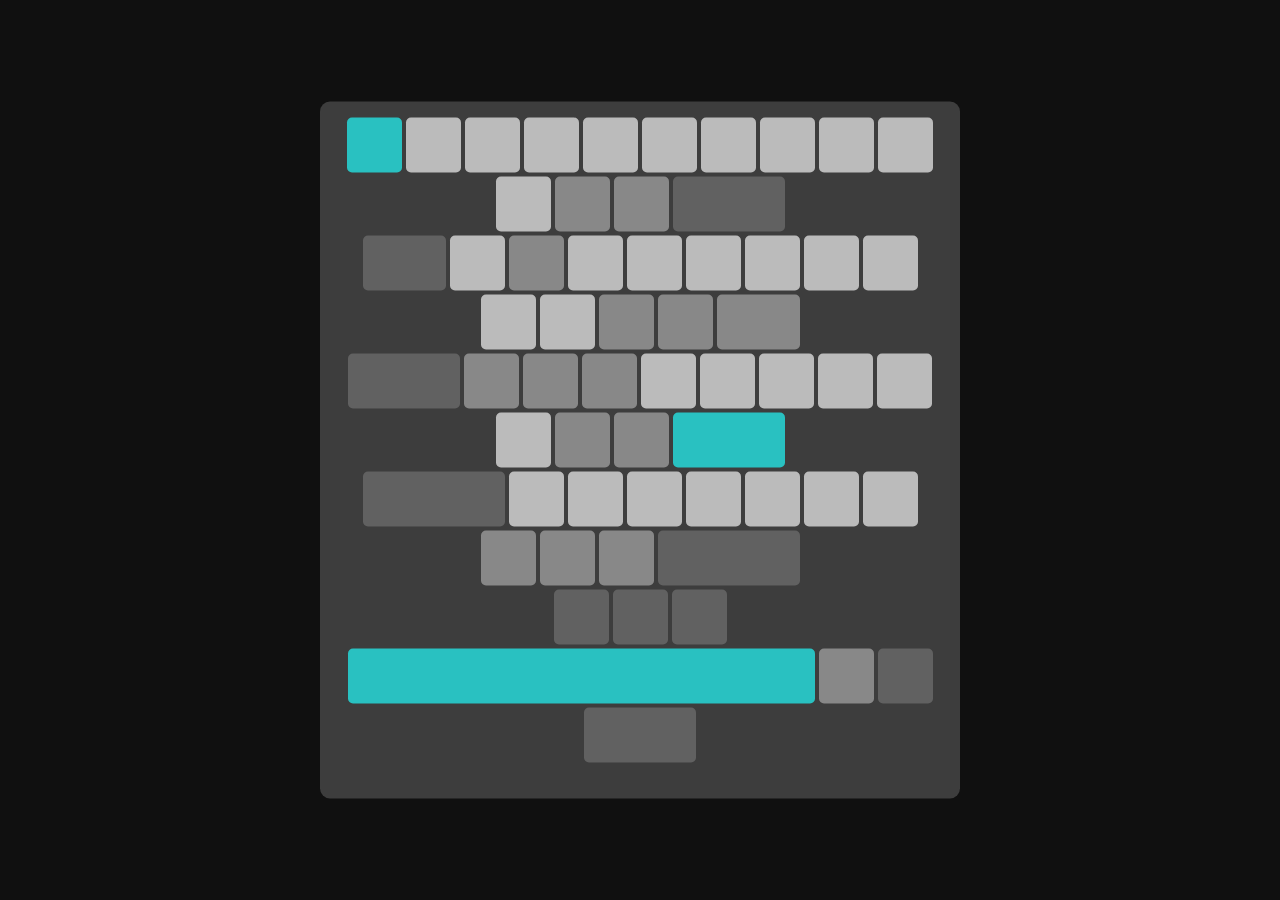
<file: keyboard/index.html>
<!DOCTYPE html>
<html lang="en">

<head class="miscellaneou">
   <meta charset="UTF-8">
   <meta http-equiv="X-UA-Compatible" content="IE=edge">
   <meta name="viewport" content="width=device-width, initial-scale=1.0">
   <title>Keyboard</title>
</head>

<body class="container">
   <div class="keyboard">
      <div class="row">
         <button id="Escape" class="accent"></button>
         <button id="Digit1" class="primary"></button>
         <button id="Digit2" class="primary"></button>
         <button id="Digit3" class="primary"></button>
         <button id="Digit4" class="primary"></button>
         <button id="Digit5" class="primary"></button>
         <button id="Digit6" class="primary"></button>
         <button id="Digit7" class="primary"></button>
         <button id="Digit8" class="primary"></button>
         <button id="Digit9" class="primary"></button>
         <button id="Digit0" class="primary"></button>
         <button id="Minus" class="secondary"></button>
         <button id="Equal" class="secondary"></button>
         <button id="Backspace" class="medium highlight"></button>
      </div>
      <div class="row">
         <button id="Tab" class="small highlight"></button>
         <button id="KeyQ" class="primary"></button>
         <button id="KeyW" class="secondary"></button>
         <button id="KeyE" class="primary"></button>
         <button id="KeyR" class="primary"></button>
         <button id="KeyT" class="primary"></button>
         <button id="KeyY" class="primary"></button>
         <button id="KeyU" class="primary"></button>
         <button id="KeyI" class="primary"></button>
         <button id="KeyO" class="primary"></button>
         <button id="KeyP" class="primary"></button>
         <button id="BracketLeft" class="secondary"></button>
         <button id="BracketRight" class="secondary"></button>
         <button id="Backslash" class="small secondary"></button>
      </div>
      <div class="row">
         <button id="CapsLock" class="medium highlight"></button>
         <button id="KeyA" class="secondary"></button>
         <button id="KeyS" class="secondary"></button>
         <button id="KeyD" class="secondary"></button>
         <button id="KeyF" class="primary"></button>
         <button id="KeyG" class="primary"></button>
         <button id="KeyH" class="primary"></button>
         <button id="KeyJ" class="primary"></button>
         <button id="KeyK" class="primary"></button>
         <button id="KeyL" class="primary"></button>
         <button id="Semicolon" class="secondary"></button>
         <button id="Quote" class="secondary"></button>
         <button id="Enter" class="medium accent"></button>
      </div>
      <div class="row">
         <button id="ShiftLeft" class="large highlight"></button>
         <button id="KeyZ" class="primary"></button>
         <button id="KeyX" class="primary"></button>
         <button id="KeyC" class="primary"></button>
         <button id="KeyV" class="primary"></button>
         <button id="KeyB" class="primary"></button>
         <button id="KeyN" class="primary"></button>
         <button id="KeyM" class="primary"></button>
         <button id="Comma" class="secondary"></button>
         <button id="Period" class="secondary"></button>
         <button id="Slash" class="secondary"></button>
         <button id="ShiftRight" class="large highlight"></button>
      </div>
      <div class="row">
         <button id="ControlLeft" class="highlight"></button>
         <button id="MetaLeft" class="highlight"></button>
         <button id="AltLeft" class="highlight"></button>
         <button id="Space" class="massive accent"></button>
         <button id="Backquote" class="secondary"></button>
         <button id="AltRight" class="highlight"></button>
         <button id="ControlRight" class="medium highlight"></button>
      </div>
   </div>
   <link rel="stylesheet" href="./index.css">
   <script src="./index.js"></script>
</body>
</file>
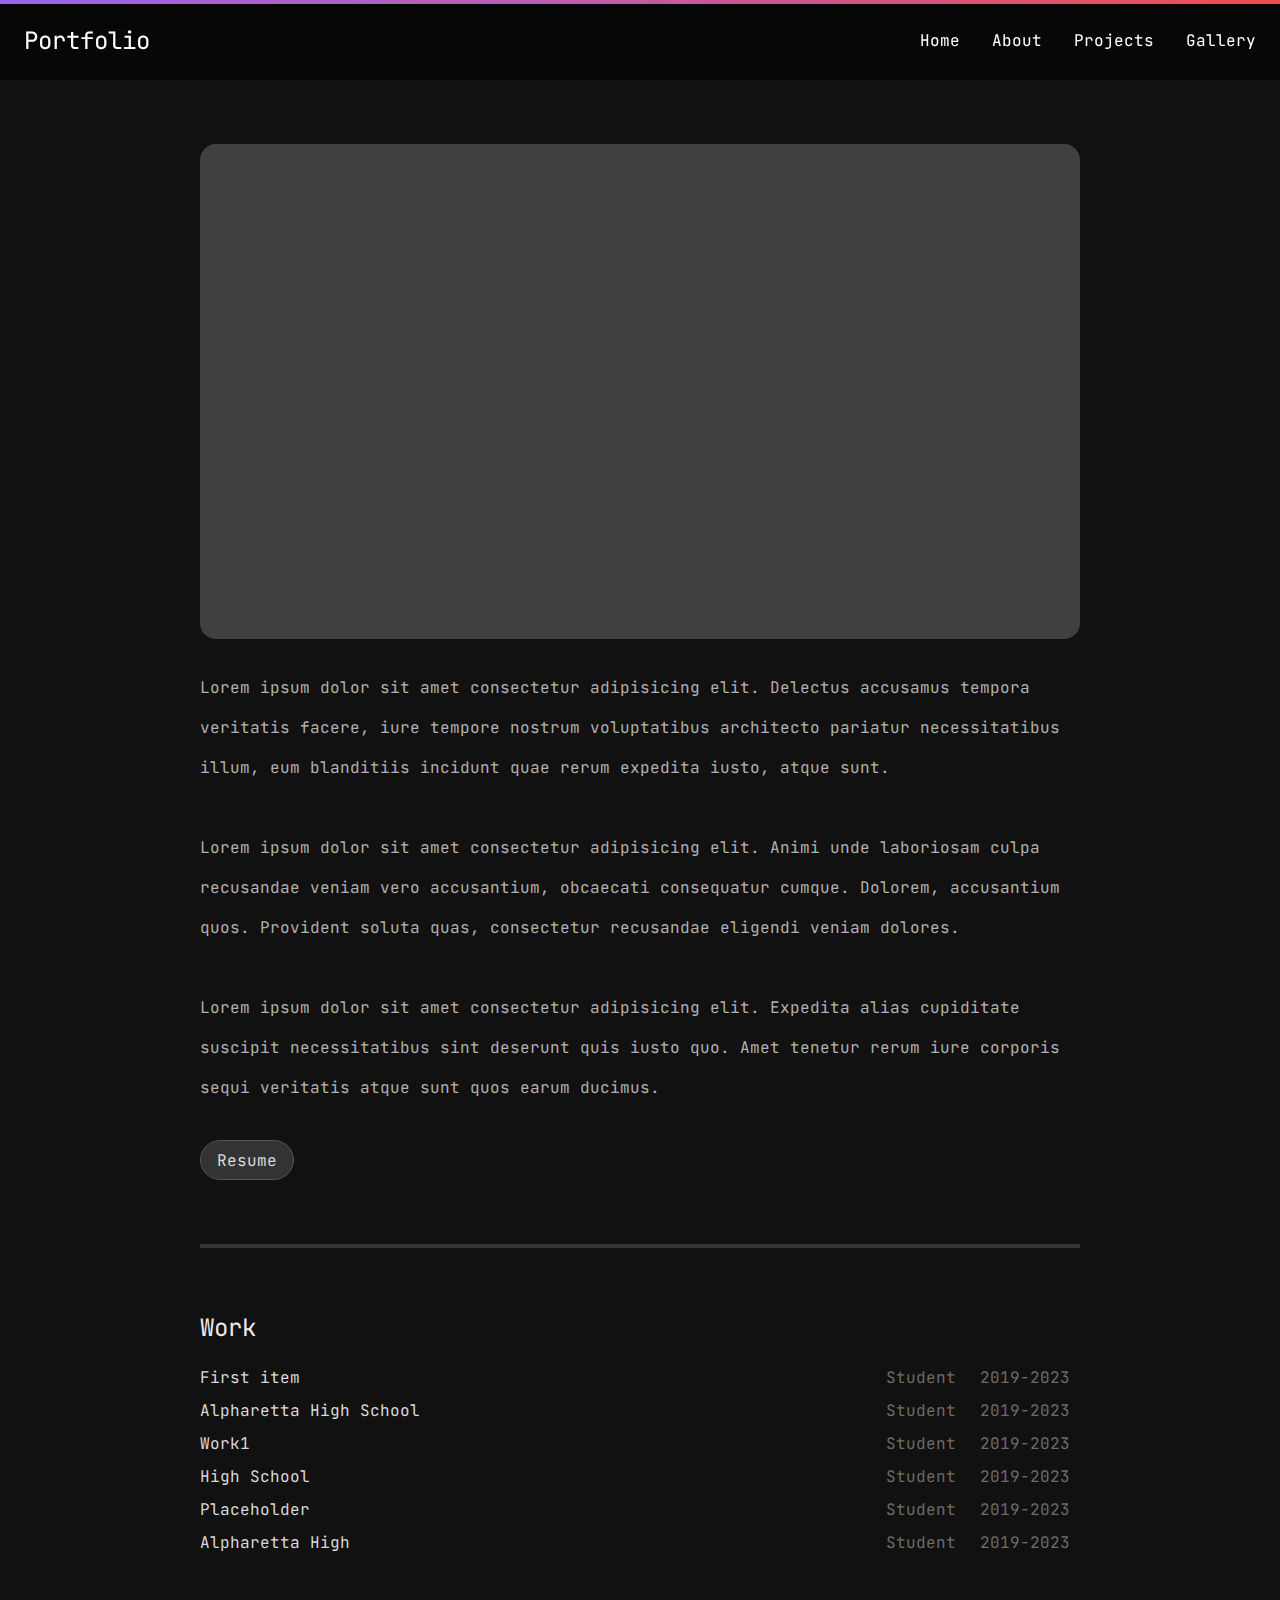
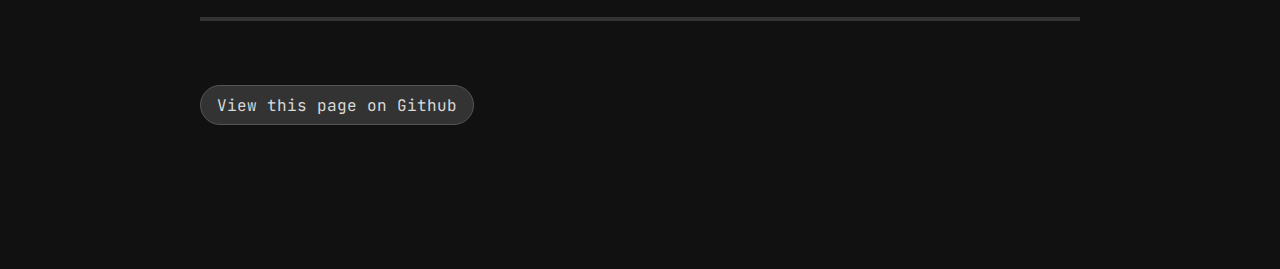
<file: html/about.html>
<!DOCTYPE html>
<html lang="en">

<head>
   <meta charset="UTF-8">
   <meta http-equiv="X-UA-Compatible" content="IE=edge">
   <meta name="viewport" content="width=device-width, initial-scale=1.0">
   <link rel="stylesheet" href="https://unicons.iconscout.com/release/v4.0.0/css/line.css">
   <link rel="stylesheet" href="../css/style.css">
   <title>Portfolio</title>
</head>

<body>
   <header class="header">
      <nav class="nav__wrapper">
         <a href="#" class="nav__logo">Portfolio</a>
         <div class="nav__menu">
            <ul class="nav__list">
               <li class="nav__item"> <a href="./home.html" class="nav__link">Home</a> </li>
               <li class="nav__item"> <a href="./about.html" class="nav__link">About</a> </li>
               <li class="nav__item"> <a href="./projects.html" class="nav__link">Projects</a> </li>
               <li class="nav__item"> <a href="./gallery.html" class="nav__link">Gallery</a> </li>
               <!-- <li class="nav__item"> <a href="./contact.html" class="nav__link">Contact</a> </li> -->
            </ul>
            <i class="uil uil-bars nav__close icon__btn" onclick="openClose()"></i>
         </div>
      </nav>
   </header>
   <main class="main">
      <section class="about section" id="about">
         <div class="about__wrapper mx__auto">
            <div class="image__holder">
               <img src="../img/placeholder.png" alt="" class="image">
            </div>
            <p class="section__description">
               Lorem ipsum dolor sit amet consectetur adipisicing elit. Delectus accusamus tempora veritatis facere,
               iure tempore nostrum voluptatibus architecto pariatur necessitatibus illum, eum blanditiis incidunt
               quae rerum expedita iusto, atque sunt.
               <br><br>
               Lorem ipsum dolor sit amet consectetur adipisicing elit. Animi unde laboriosam culpa recusandae veniam
               vero accusantium, obcaecati consequatur cumque. Dolorem, accusantium quos. Provident soluta quas,
               consectetur recusandae eligendi veniam dolores.
               <br><br>
               Lorem ipsum dolor sit amet consectetur adipisicing elit. Expedita alias cupiditate suscipit
               necessitatibus sint deserunt quis iusto quo. Amet tenetur rerum iure corporis sequi veritatis atque
               sunt quos earum ducimus.
            </p>
            <div class="section__info">
               <a href="../docs/resume.pdf" class="redirect__link">Resume</a>
            </div>
            <div class="divider"></div>
            <span class="section__subtitle">Work</span>
            <div class="work__list">
               <a class="work__item">
                  <span class="work__company">First item</span>
                  <span class="work__spacer"></span>
                  <span class="work__position">Student</span>
                  <span class="work__date">2019-2023</span>
               </a>
               <a class="work__item">
                  <span class="work__company">Alpharetta High School</span>
                  <span class="work__spacer"></span>
                  <span class="work__position">Student</span>
                  <span class="work__date">2019-2023</span>
               </a>
               <a class="work__item">
                  <span class="work__company">Work1</span>
                  <span class="work__spacer"></span>
                  <span class="work__position">Student</span>
                  <span class="work__date">2019-2023</span>
               </a>
               <a class="work__item">
                  <span class="work__company">High School</span>
                  <span class="work__spacer"></span>
                  <span class="work__position">Student</span>
                  <span class="work__date">2019-2023</span>
               </a>
               <a class="work__item">
                  <span class="work__company">Placeholder</span>
                  <span class="work__spacer"></span>
                  <span class="work__position">Student</span>
                  <span class="work__date">2019-2023</span>
               </a>
               <a class="work__item">
                  <span class="work__company">Alpharetta High</span>
                  <span class="work__spacer"></span>
                  <span class="work__position">Student</span>
                  <span class="work__date">2019-2023</span>
               </a>
            </div>
            <div class="divider"></div>
            <a href="https://github.com" class="redirect__link" target="_blank">View this page on Github</a>
         </div>
      </section>
   </main>
   <script src="../js/script.js"></script>
</body>

</html>
</file>
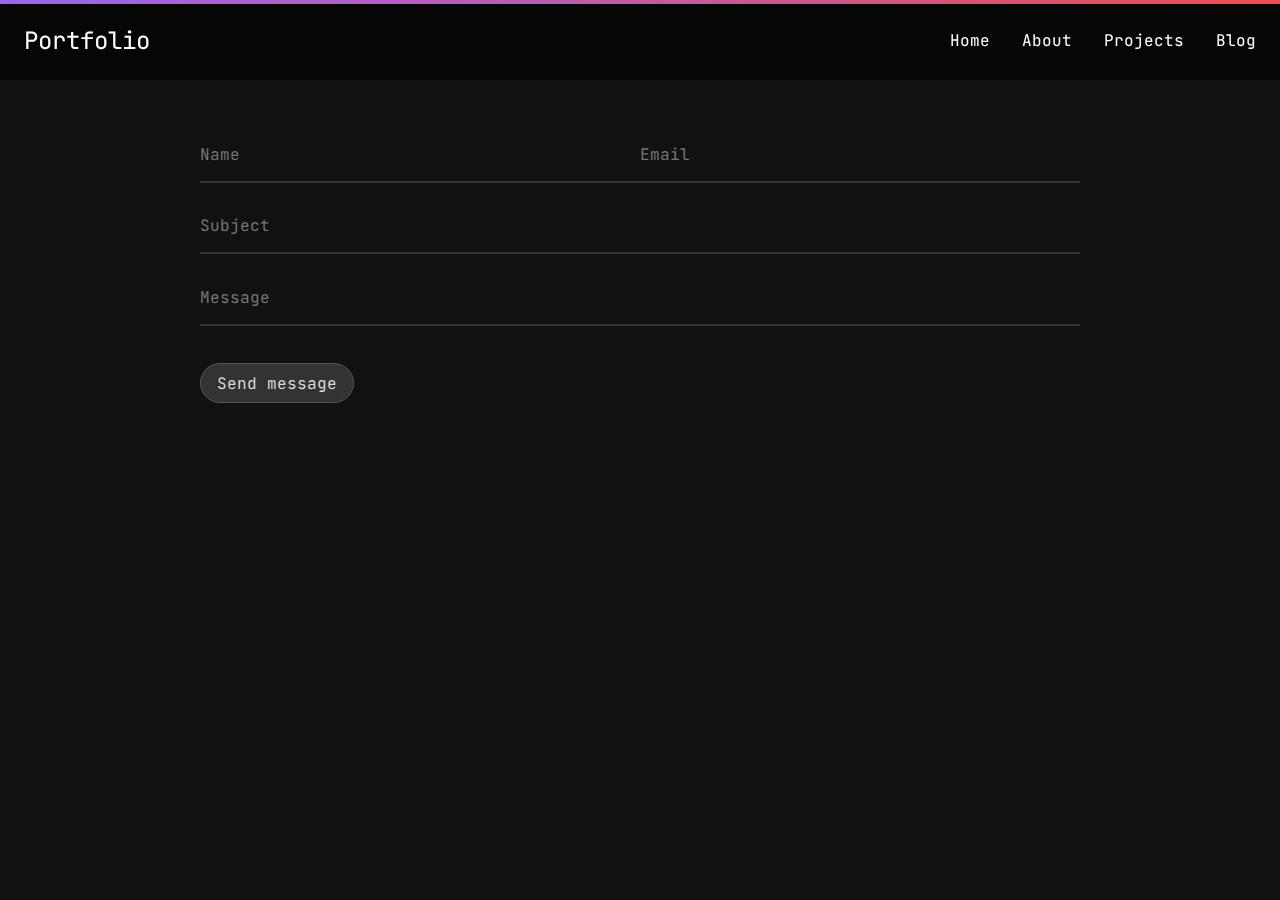
<file: html/contact.html>
<!DOCTYPE html>
<html lang="en">

<head>
   <meta charset="UTF-8">
   <meta http-equiv="X-UA-Compatible" content="IE=edge">
   <meta name="viewport" content="width=device-width, initial-scale=1.0">
   <link rel="stylesheet" href="https://unicons.iconscout.com/release/v4.0.0/css/line.css">
   <link rel="stylesheet" href="../css/style.css">
   <title>Portfolio</title>
</head>

<body>
   <header class="header">
      <nav class="nav__wrapper">
         <a href="#" class="nav__logo">Portfolio</a>
         <div class="nav__menu">
            <ul class="nav__list">
               <li class="nav__item"> <a href="./home.html" class="nav__link">Home</a> </li>
               <li class="nav__item"> <a href="./about.html" class="nav__link">About</a> </li>
               <li class="nav__item"> <a href="./projects.html" class="nav__link">Projects</a> </li>
               <li class="nav__item"> <a href="./blog.html" class="nav__link">Blog</a> </li>
               <!-- <li class="nav__item"> <a href="./contact.html" class="nav__link">Contact</a> </li> -->
            </ul>
            <i class="uil uil-bars nav__close icon__btn" onclick="openClose()"></i>
         </div>
      </nav>
   </header>
   <main class="main">
      <section class="contact section" id="contact">
         <div class="contact__wrapper mx__auto">
            <form action="" method="post" class="contact__form">
               <div class="name">
                  <label for="name"></label>
                  <input type="text" placeholder="Name" name="name" id="name__input" autocomplete="off" required>
               </div>
               <div class="email">
                  <label for="email"></label>
                  <input type="email" placeholder="Email" name="email" id="email__input" autocomplete="off" required>
               </div>
               <div class="subject">
                  <label for="subject"></label>
                  <input type="text" placeholder="Subject" name="subject" id="subject__input" autocomplete="off"
                     required>
               </div>
               <div class="message">
                  <label for="message"></label>
                  <textarea name="message" placeholder="Message" id="message__input" cols="10" rows="1"
                     autocomplete="off"></textarea>
               </div>
               <div class="submit">
                  <a href="#" class="redirect__link">Send message</a>
               </div>
            </form>
         </div>
      </section>
   </main>
   <script src="../js/script.js"></script>
</body>

</html>
</file>
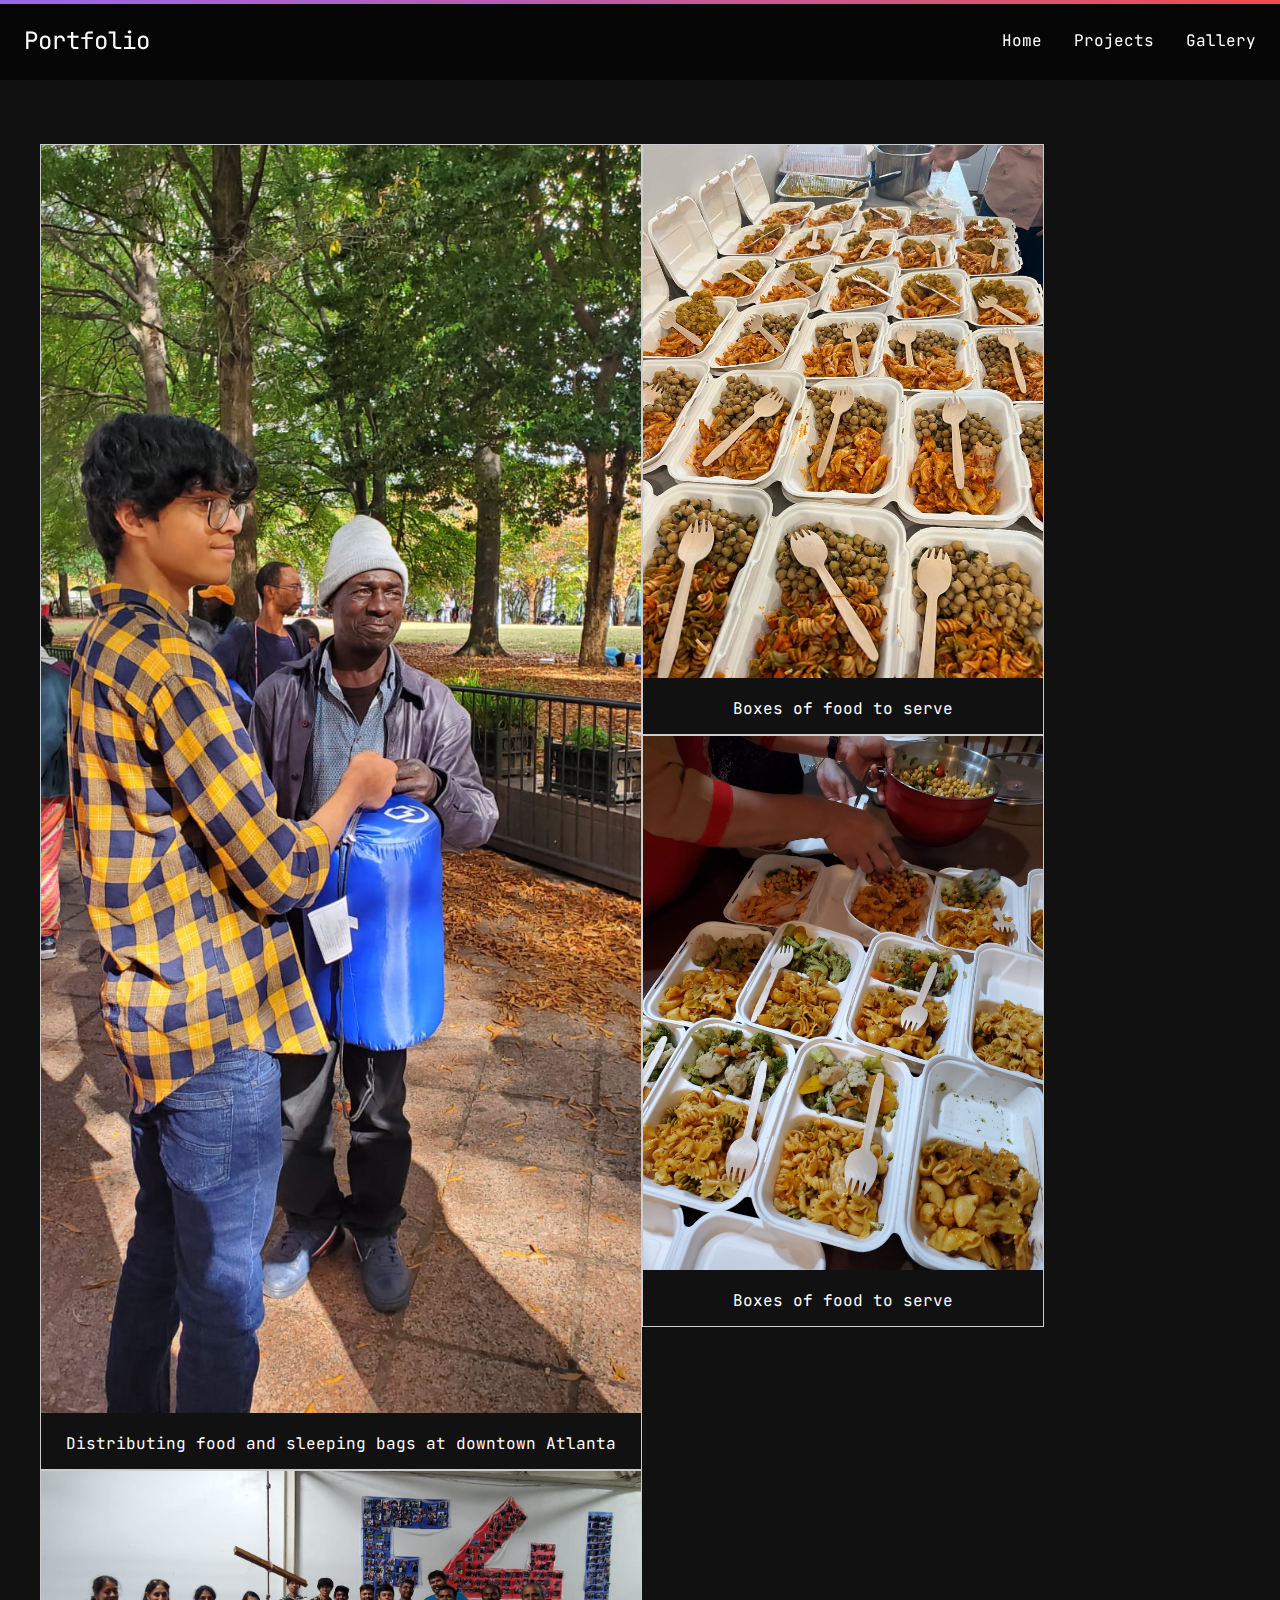
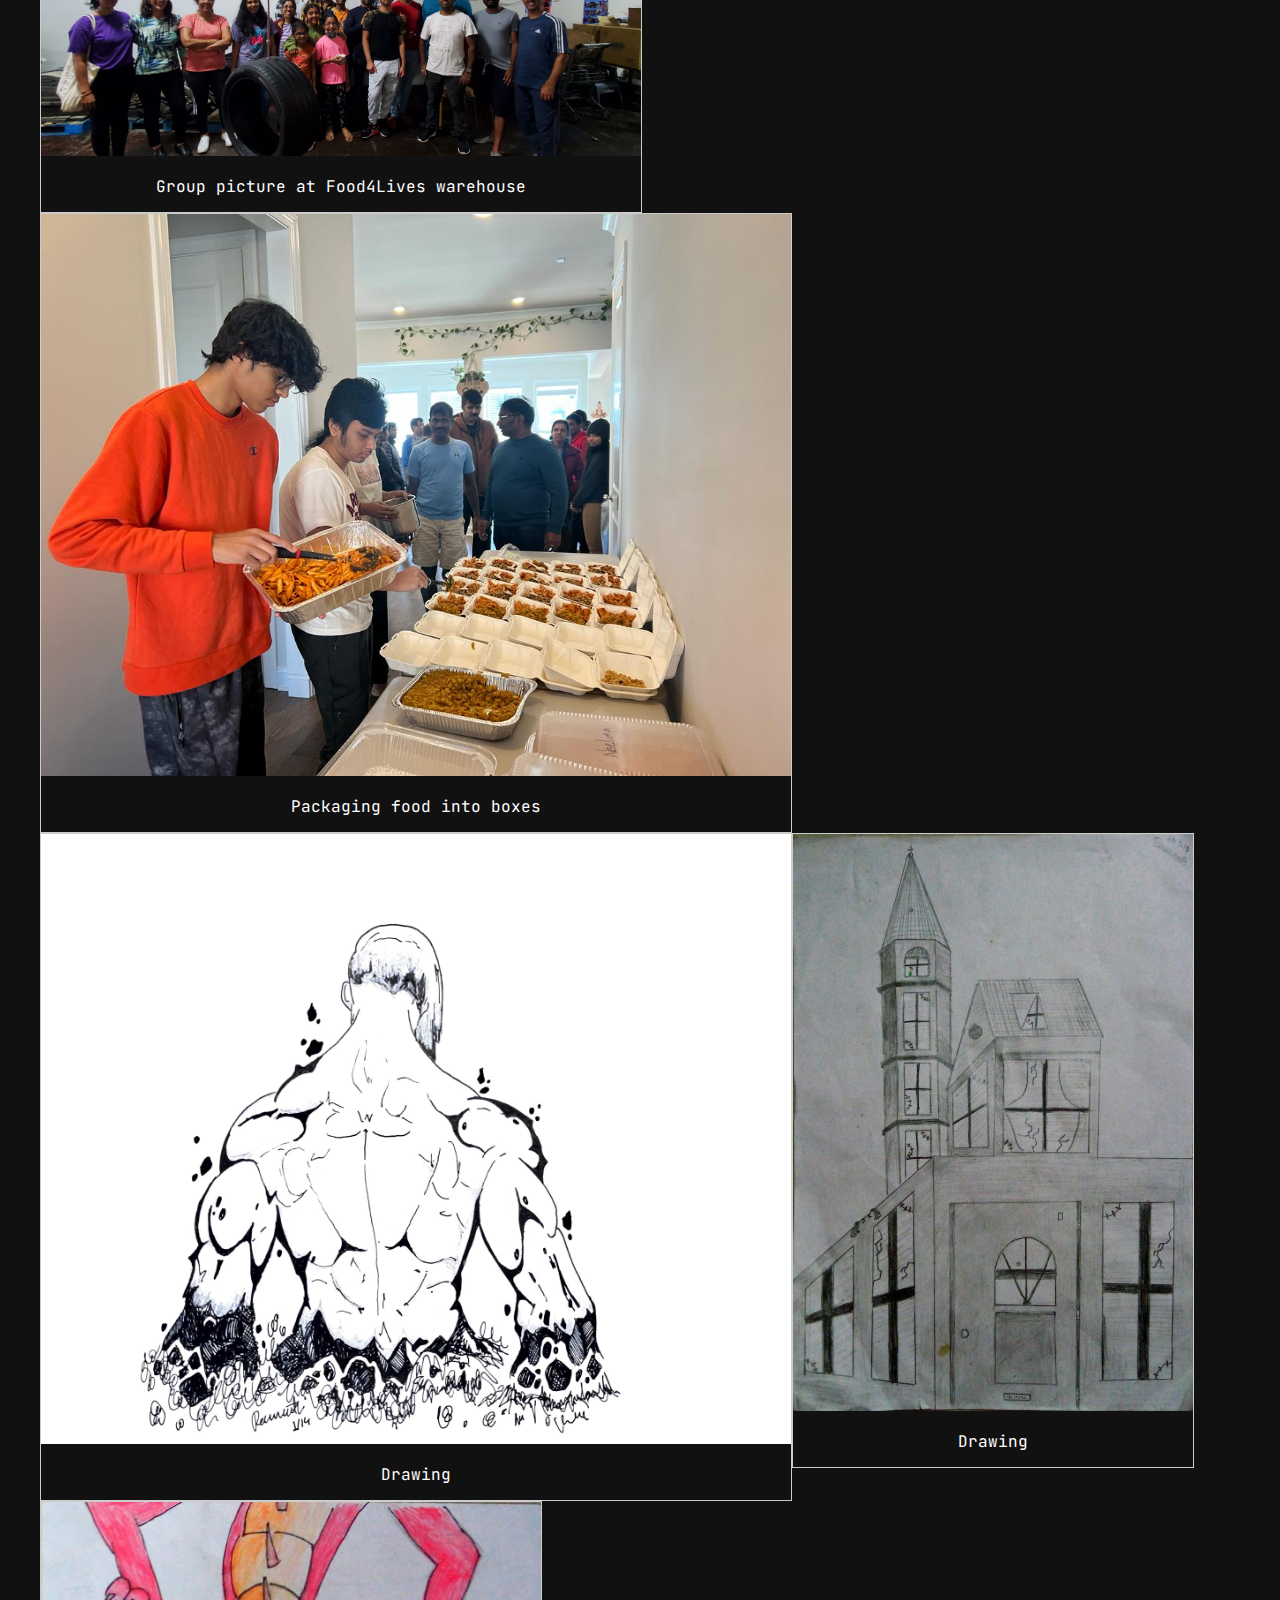
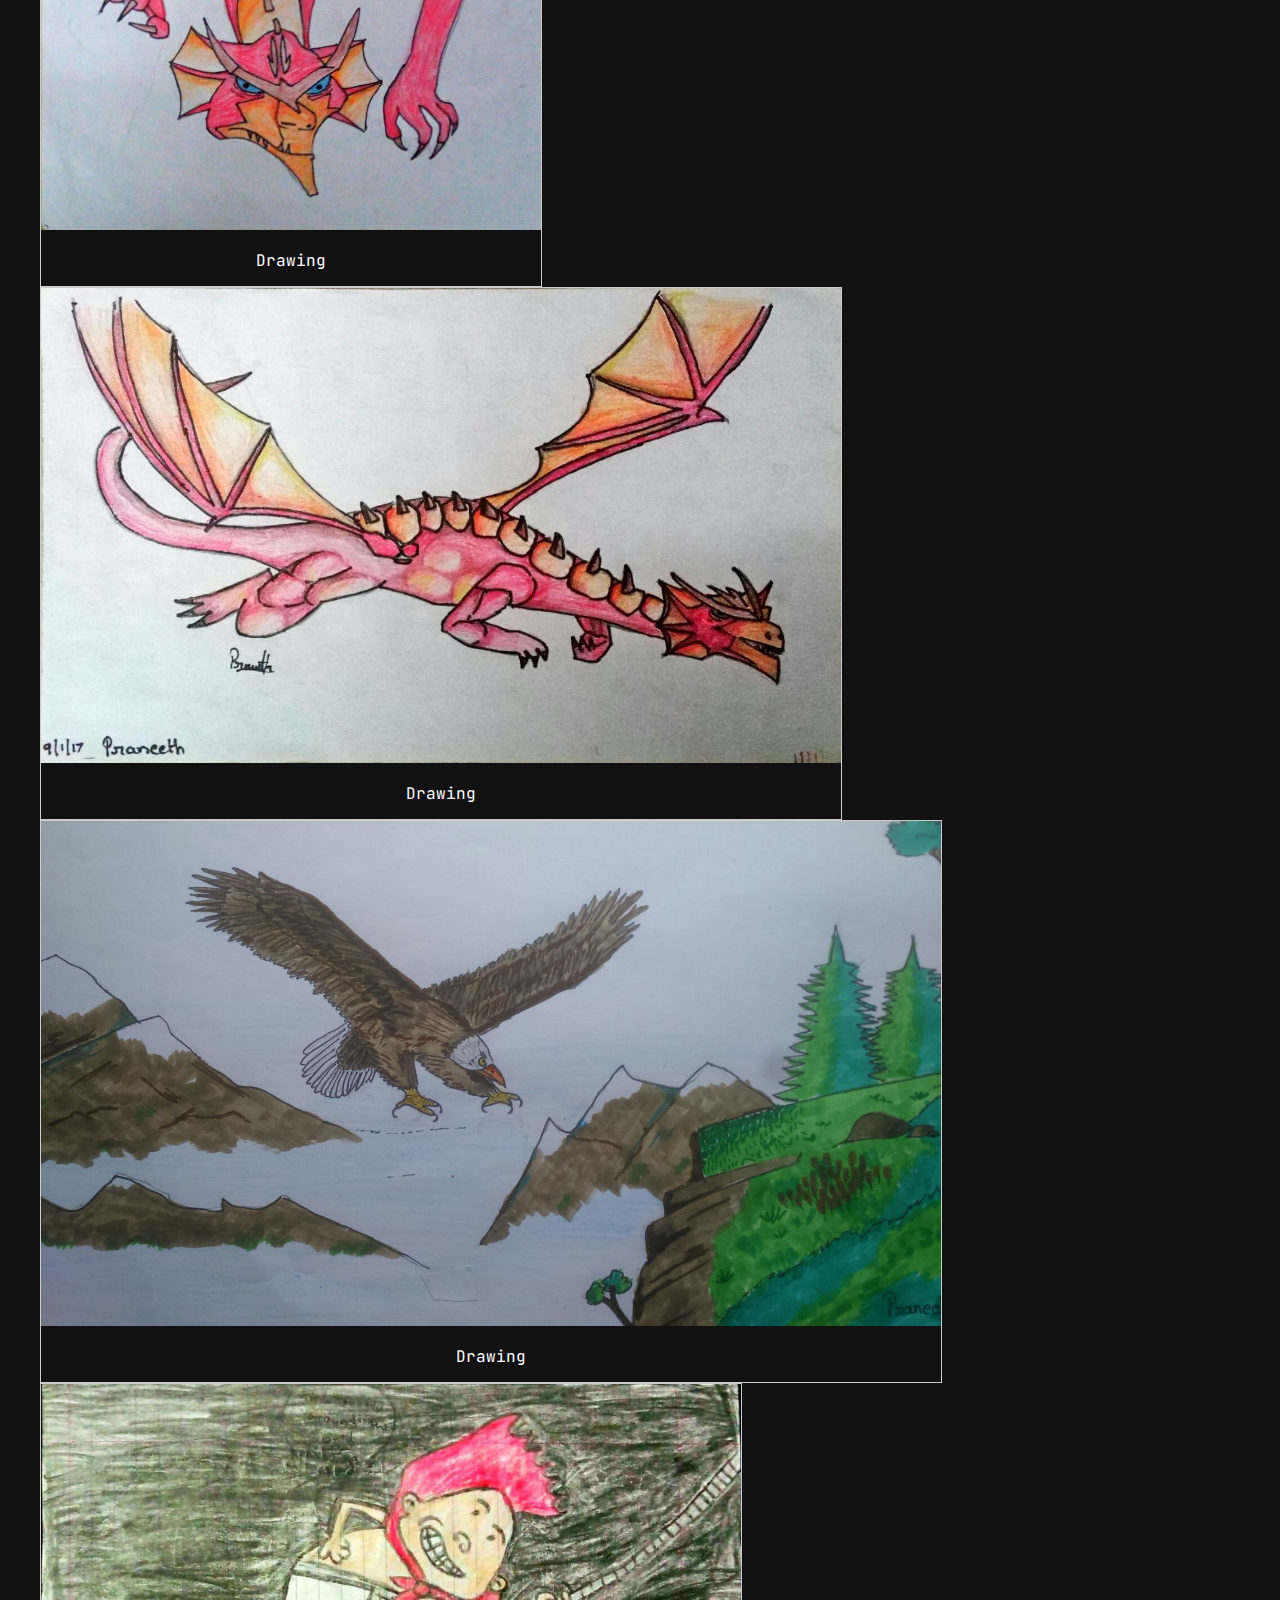
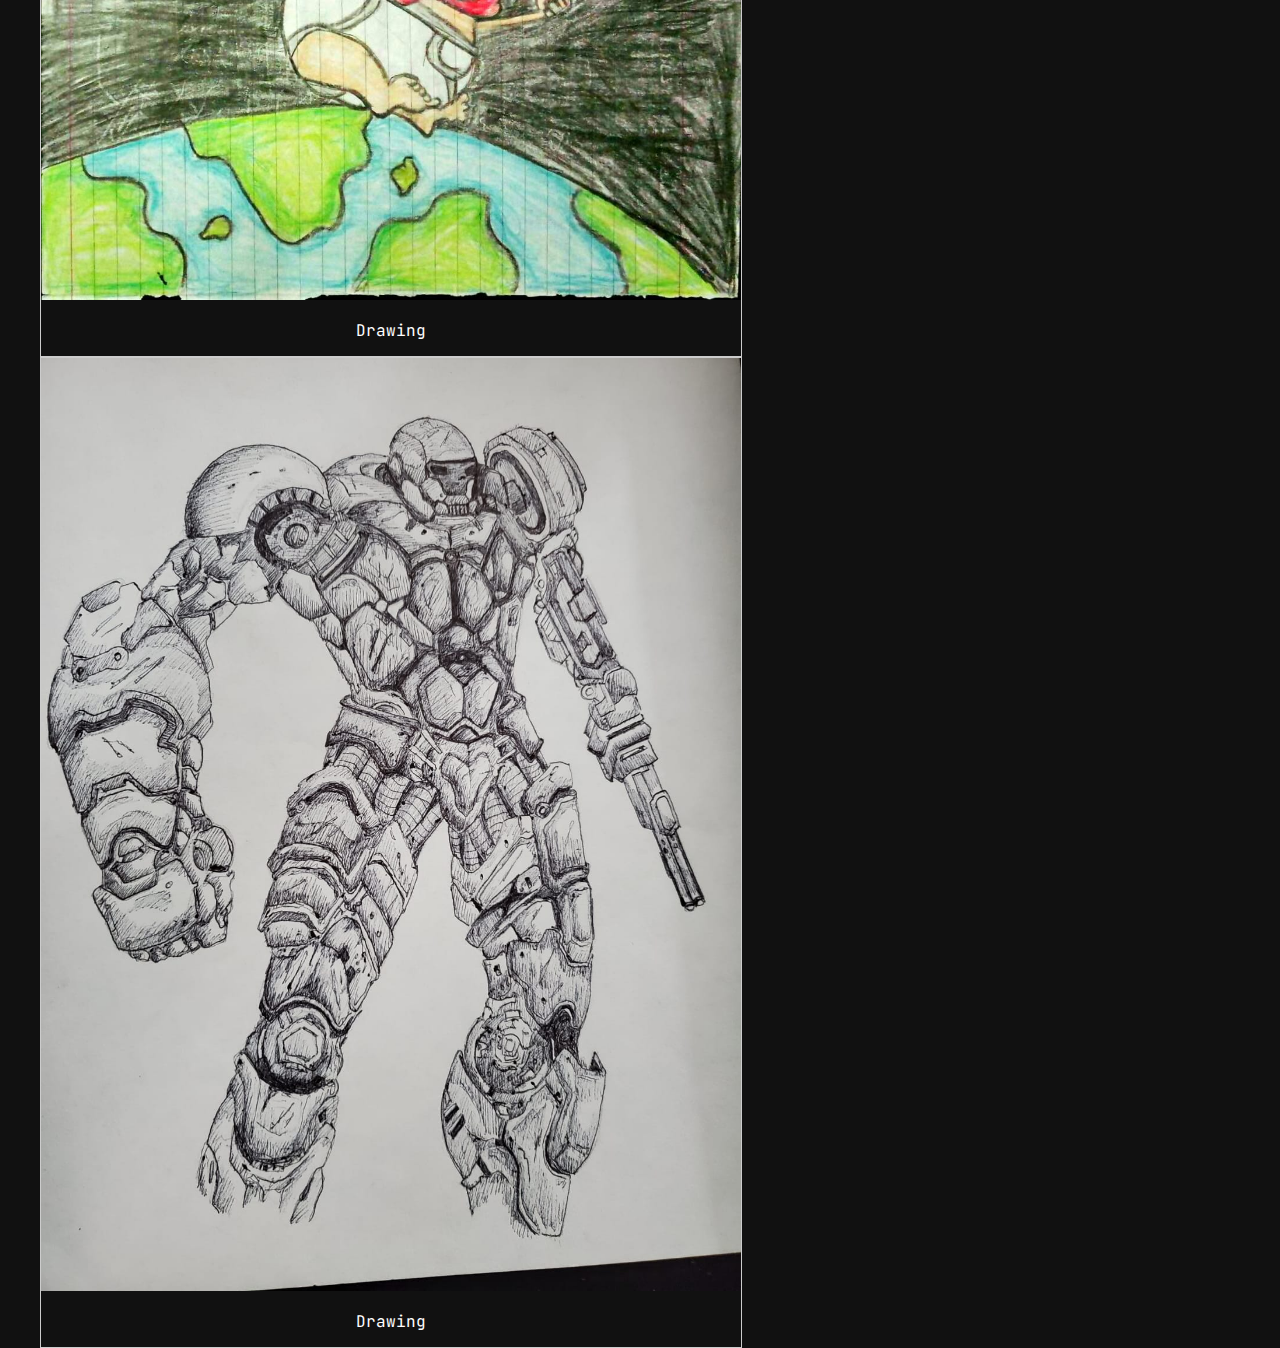
<file: html/gallery.html>
<!DOCTYPE html>
<html lang="en">

<head>
   <meta charset="UTF-8">
   <meta http-equiv="X-UA-Compatible" content="IE=edge">
   <meta name="viewport" content="width=device-width, initial-scale=1.0">
   <link rel="stylesheet" href="https://unicons.iconscout.com/release/v4.0.0/css/line.css">
   <link rel="stylesheet" href="../css/style.css">
   <title>Portfolio</title>
</head>

<body>
   <header class="header">
      <nav class="nav__wrapper">
         <a href="#" class="nav__logo">Portfolio</a>
         <div class="nav__menu">
            <ul class="nav__list">
               <li class="nav__item"> <a href="./home.html" class="nav__link">Home</a> </li>
               <!-- <li class="nav__item"> <a href="./about.html" class="nav__link">About</a> </li> -->
               <li class="nav__item"> <a href="./projects.html" class="nav__link">Projects</a> </li>
               <li class="nav__item"> <a href="./gallery.html" class="nav__link">Gallery</a> </li>
               <!-- <li class="nav__item"> <a href="./contact.html" class="nav__link">Contact</a> </li> -->
            </ul>
            <i class="uil uil-bars nav__close icon__btn" onclick="openClose()"></i>
         </div>
      </nav>
   </header>
   <main class="main">
      <section class="blog section" id="blog">
         <!-- <div class="blog__wrapper"> -->
         <!-- <div class="blog__wrapper">
               <div class="blog__item">
                  <span class="blog__category">Coding</span>
                  <a href="../misc/blog1.html" class="blog__title">Inverse Square Root using JavaScript</a>
                  <p class="blog__description">
                     Analyze a few ways to calculate inverse of a square root and then implement the fastest method
                     in JavaScript
                  </p>
               </div>
               <div class="blog__item">
                  <span class="blog__category">Coding</span>
                  <a href="../misc/blog1.html" class="blog__title">A JavaScript implementation of CactusKev's Poker hand evaluator</a>
                  <p class="blog__description">
                  </p>
               </div>
            </div> -->
         <!-- </div> -->

         <div class="gallery">
            <a target="_blank" href="../img/distribution.jpg">
               <img src="../img/distribution.jpg" alt="pic" width="600">
            </a>
            <div class="desc">Distributing food and sleeping bags at downtown Atlanta</div>
         </div>

         <div class="gallery">
            <a target="_blank" href="../img/food.jpg">
               <img src="../img/food.jpg" alt="pic" width="400">
            </a>
            <div class="desc">Boxes of food to serve</div>
         </div>

         <div class="gallery">
            <a target="_blank" href="../img/more_food.jpg">
               <img src="../img/more_food.jpg" alt="pic" width="400">
            </a>
            <div class="desc">Boxes of food to serve</div>
         </div>

         <div class="gallery">
            <a target="_blank" href="../img/f4l.jpg">
               <img src="../img/f4l.jpg" alt="pic" width="600">
            </a>
            <div class="desc">Group picture at Food4Lives warehouse</div>
         </div>

         <div class="gallery">
            <a target="_blank" href="../img/serve.jpg">
               <img src="../img/serve.jpg" alt="pic" width="750">
            </a>
            <div class="desc">Packaging food into boxes</div>
         </div>






         <div class="gallery">
            <a target="_blank" href="../img/back.jpg">
               <img src="../img/back.jpg" alt="pic" width="750">
            </a>
            <div class="desc">Drawing</div>
         </div>

         <div class="gallery">
            <a target="_blank" href="../img/church.jpg">
               <img src="../img/church.jpg" alt="pic" width="400">
            </a>
            <div class="desc">Drawing</div>
         </div>

         <div class="gallery">
            <a target="_blank" href="../img/dragon.jpg">
               <img src="../img/dragon.jpg" alt="pic" width="500">
            </a>
            <div class="desc">Drawing</div>
         </div>

         <div class="gallery">
            <a target="_blank" href="../img/dragon2.jpg">
               <img src="../img/dragon2.jpg" alt="pic" width="800">
            </a>
            <div class="desc">Drawing</div>
         </div>

         <div class="gallery">
            <a target="_blank" href="../img/eagle.jpg">
               <img src="../img/eagle.jpg" alt="pic" width="900">
            </a>
            <div class="desc">Drawing</div>
         </div>
         
         <div class="gallery">
            <a target="_blank" href="../img/egg.jpg">
               <img src="../img/egg.jpg" alt="pic" width="700">
            </a>
            <div class="desc">Drawing</div>
         </div>

         <div class="gallery">
            <a target="_blank" href="../img/transformer.jpg">
               <img src="../img/transformer.jpg" alt="pic" width="700">
            </a>
            <div class="desc">Drawing</div>
         </div>

      </section>
   </main>
   <script src="../js/script.js"></script>
</body>

</html>
</file>
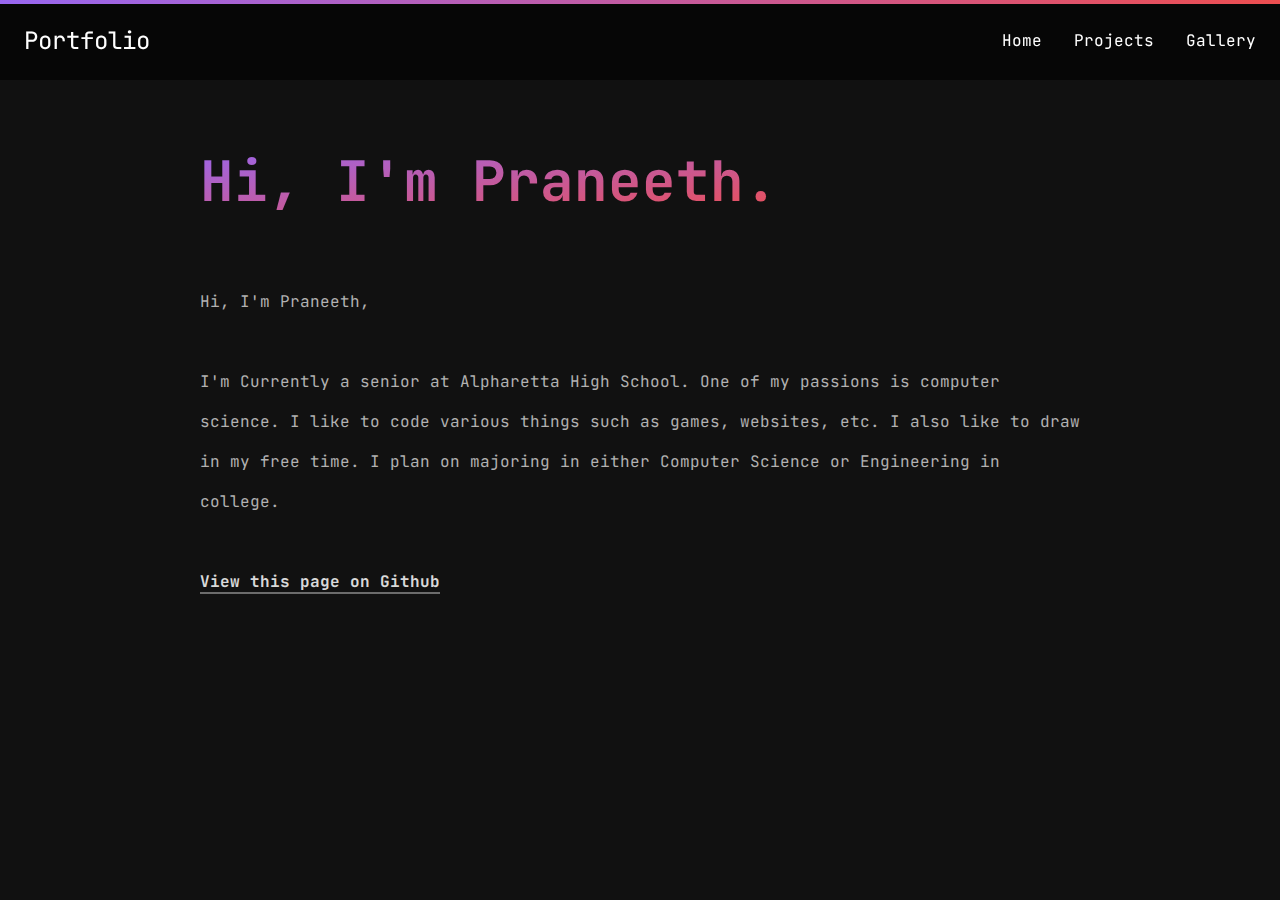
<file: html/home.html>
<!DOCTYPE html>
<html lang="en">

<head>
   <meta charset="UTF-8">
   <meta http-equiv="X-UA-Compatible" content="IE=edge">
   <meta name="viewport" content="width=device-width, initial-scale=1.0">
   <link rel="stylesheet" href="https://unicons.iconscout.com/release/v4.0.0/css/line.css">
   <link rel="stylesheet" href="../css/style.css">
   <title>Portfolio</title>
</head>

<body>
   <header class="header">
      <nav class="nav__wrapper">
         <a href="#" class="nav__logo">Portfolio</a>
         <div class="nav__menu">
            <ul class="nav__list">
               <li class="nav__item"> <a href="./home.html" class="nav__link">Home</a> </li>
               <!-- <li class="nav__item"> <a href="./about.html" class="nav__link">About</a> </li> -->
               <li class="nav__item"> <a href="./projects.html" class="nav__link">Projects</a> </li>
               <li class="nav__item"> <a href="./gallery.html" class="nav__link">Gallery</a> </li>
               <!-- <li class="nav__item"> <a href="./contact.html" class="nav__link">Contact</a> </li> -->
            </ul>
            <i class="uil uil-bars nav__close icon__btn" onclick="openClose()"></i>
         </div>
      </nav>
   </header>
   <main class="main">
      <section class="home section" id="home">
         <div class="home__wrapper mx__auto">
            <h1 class="section__title">Hi, I'm Praneeth.</h1>
               <p class="section__description">
                  Hi, I'm Praneeth,
                  <br><br>
                  I'm Currently a senior at Alpharetta High School. One of my passions is computer science. I like to code various things such as games, websites, etc. I also like to draw in my free time. I plan on majoring in either Computer Science or Engineering in college.
                  <br><br>
                  <a href="https://github.com/Fweej05/website" class="text__link" target="_blank">View this page on Github</a>
               </p>
            <div class="section__info">
               <!-- <a href="./contact.html" class="redirect__link">Contact me</a> -->
               <a href="https://github.com" class="info__link" target="_blank"><i class="uil uil-github"></i></a>
               <a href="https://linkedin.com" class="info__link" target="_blank"><i class="uil uil-linkedin"></i></a>
            </div>
         </div>
      </section>
   </main>
   <script src="../js/script.js"></script>
</body>

</html>
</file>
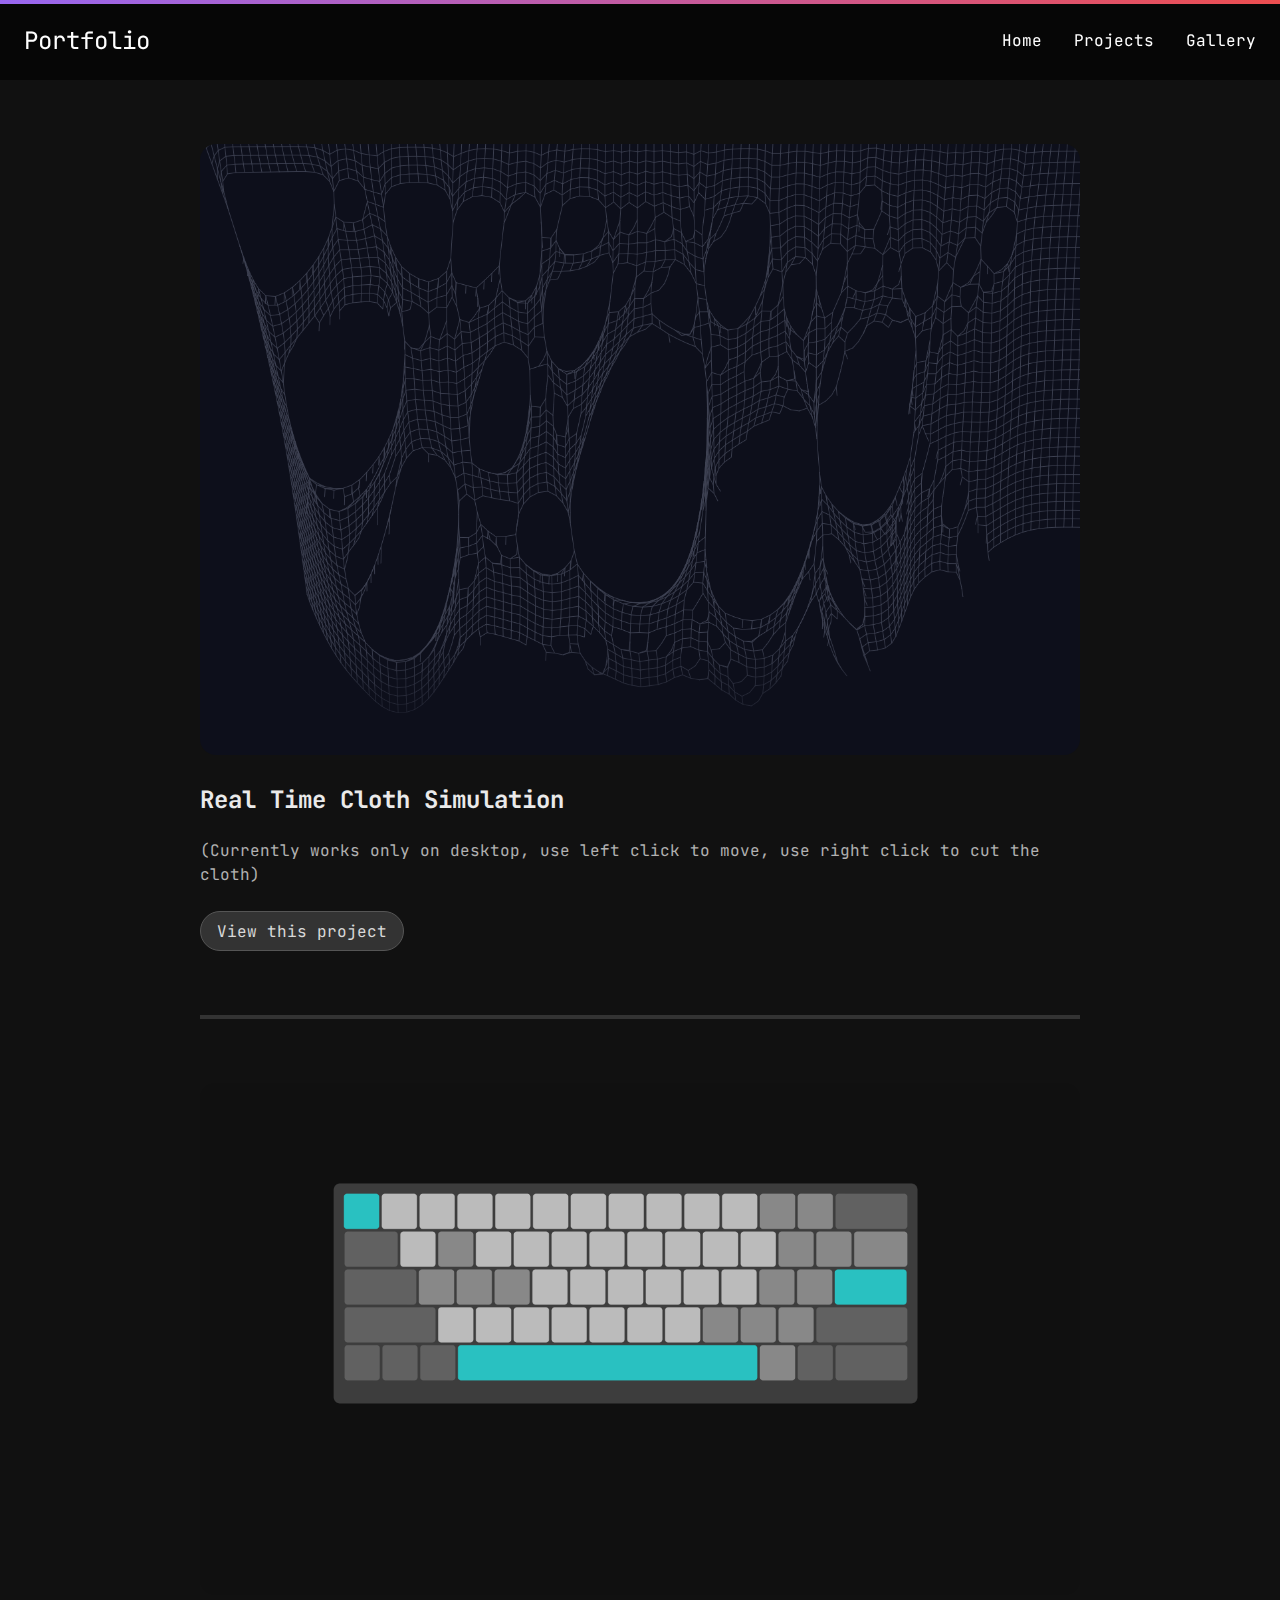
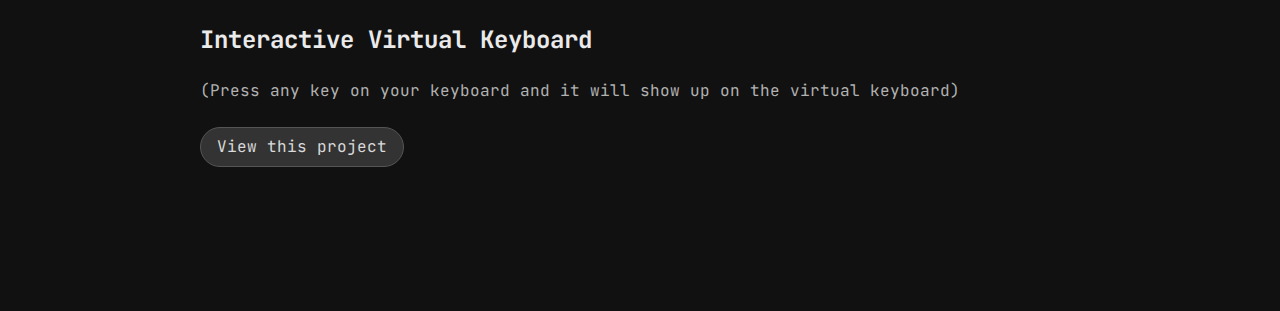
<file: html/projects.html>
<!DOCTYPE html>
<html lang="en">

<head>
   <meta charset="UTF-8">
   <meta http-equiv="X-UA-Compatible" content="IE=edge">
   <meta name="viewport" content="width=device-width, initial-scale=1.0">
   <link rel="stylesheet" href="https://unicons.iconscout.com/release/v4.0.0/css/line.css">
   <link rel="stylesheet" href="../css/style.css">
   <title>Portfolio</title>
</head>

<body>
   <header class="header">
      <nav class="nav__wrapper">
         <a href="#" class="nav__logo">Portfolio</a>
         <div class="nav__menu">
            <ul class="nav__list">
               <li class="nav__item"> <a href="./home.html" class="nav__link">Home</a> </li>
               <!-- <li class="nav__item"> <a href="./about.html" class="nav__link">About</a> </li> -->
               <li class="nav__item"> <a href="./projects.html" class="nav__link">Projects</a> </li>
               <li class="nav__item"> <a href="./gallery.html" class="nav__link">Gallery</a> </li>
               <!-- <li class="nav__item"> <a href="./contact.html" class="nav__link">Contact</a> </li> -->
            </ul>
            <i class="uil uil-bars nav__close icon__btn" onclick="openClose()"></i>
         </div>
      </nav>
   </header>
   <main class="main">
      <section class="projects section" id="projects">
         <div class="projects__wrapper mx__auto">
            <div class="project__container">
               <div class="image__holder">
                  <img src="../img/cloth.png" alt="" class="image">
               </div>
               <h4 class="project__title">Real Time Cloth Simulation</h4>
               <p class="project__description">(Currently works only on desktop, use left click to move, use right click to cut the cloth)</p>
               <a href="http://3.142.150.25/cloth/" class="redirect__link" target="_blank">View this project</a>
            </div>
            <div class="divider"></div>
            <div class="project__container">
               <div class="image__holder">
                  <img src="../img/kb.png" alt="" class="image">
               </div>
               <h4 class="project__title">Interactive Virtual Keyboard</h4>
               <p class="project__description">(Press any key on your keyboard and it will show up on the virtual keyboard)</p>
               <a href="../keyboard/index.html" class="redirect__link" target="_blank">View this project</a>
            </div>
            <!-- <div class="divider"></div>
            <div class="project__container">
               <div class="image__holder">
                  <img src="../img/placeholder.png" alt="" class="image">
               </div>
               <h4 class="project__title">Project name</h4>
               <p class="project__description">
                  Lorem ipsum dolor sit amet consectetur adipisicing elit. Repellat blanditiis in libero nisi at,
                  molestiae alias deserunt saepe nostrum dolorem. Incidunt, sed nihil! Blanditiis, voluptatibus
                  aliquam ducimus ad molestiae dolor?
               </p>
               <a href="" class="redirect__link">View this project</a>
            </div> -->
         </div>
      </section>
   </main>
   <script src="../js/script.js"></script>
</body>

</html>
</file>
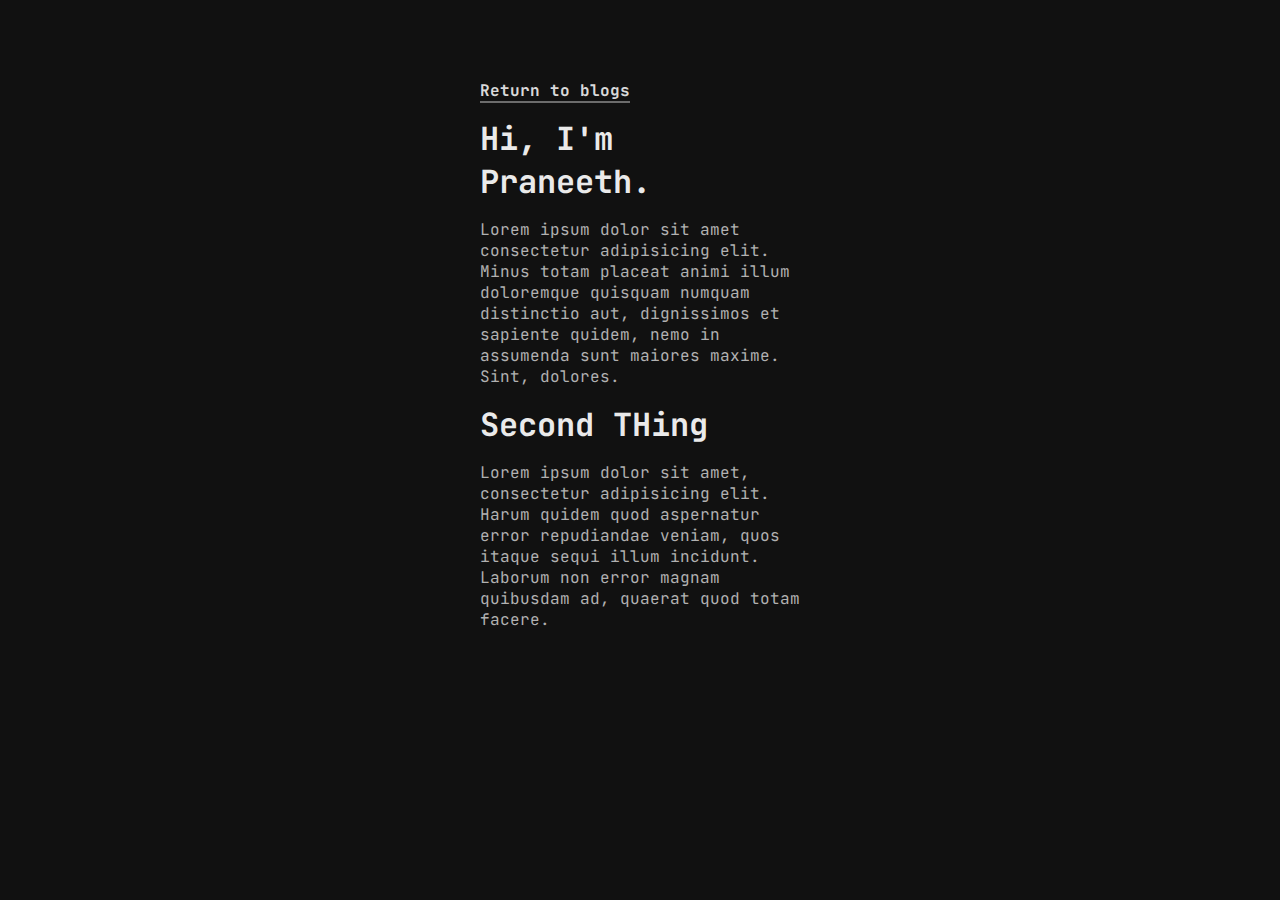
<file: misc/blog1.html>
<!DOCTYPE html>
<html lang="en">

<head>
   <meta charset="UTF-8">
   <meta http-equiv="X-UA-Compatible" content="IE=edge">
   <meta name="viewport" content="width=device-width, initial-scale=1.0">
   <link rel="stylesheet" href="https://unicons.iconscout.com/release/v4.0.0/css/line.css">
   <link rel="stylesheet" href="../css/style.css">
   <link rel="stylesheet" href="../css/blog.css">
   <title>Portfolio</title>
</head>

<body>
   <main class="main">
      <div class="blog__content">
         <div class="mx__auto">
            <a href="../html/blog.html" class="text__link">Return to blogs</a>
            <div class="seperator">
               <h1 class="page__title">Hi, I'm Praneeth.</h1>
            </div>
            <div class="seperator">
               <p class="page__description">
                  Lorem ipsum dolor sit amet consectetur adipisicing elit. Minus totam placeat animi illum doloremque
                  quisquam numquam distinctio aut, dignissimos et sapiente quidem, nemo in assumenda sunt maiores
                  maxime.
                  Sint, dolores.
               </p>
            </div>
            <div class="seperator">
               <h1 class="page__title">Second THing</h1>
            </div>
            <div class="seperator">
               <p class="page__description">
                  Lorem ipsum dolor sit amet, consectetur adipisicing elit. Harum quidem quod aspernatur error
                  repudiandae veniam, quos itaque sequi illum incidunt. Laborum non error magnam quibusdam ad, quaerat
                  quod totam facere.
               </p>
            </div>
            <div class="seperator">
            </div>
         </div>
      </div>
   </main>
   <script src="../js/script.js"></script>
</body>

</html>
</file>
<file: keyboard/index.css>
* {
   margin: 0;
   padding: 0;
   user-select: none;
}

.container {
   background-color: #101010;
}

button {
   width: 55px;
   height: 55px;
   border: none;
   border-radius: 5px;
}

.keyboard {
   position: fixed;
   text-align: center;
   top: 50%;
   left: 50%;
   transform: translate(-50%, -50%);
   background: #3d3d3d;
   padding: 16px 16px 32px 16px;
   border-radius: 10px;
}

.small {
   width: 83px;
}

.medium {
   width: 112px;
}

.large {
   width: 142px;
}

.massive {
   width: 467px;
}

.primary {
   background: #bbbbbb;
}

.secondary {
   background: #888888;
}

.highlight {
   background: #616161;
}

.accent {
   background: #29c1c1;
}

.pressed {
   background-color: #ff0000;
}
</file>
<file: css/style.css>
@import url('https://fonts.googleapis.com/css2?family=JetBrains+Mono:wght@400;500;600&display=swap');

* {
   font-family: 'Jetbrains Mono', monospace;
   scroll-behavior: smooth;
   caret-color: #ed4e50;
   box-sizing: border-box;
   scrollbar-width: none;
   user-select: none;
   color: #fff;
   padding: 0;
   margin: 0;
}

div.gallery {
   /* margin: 5px; */
   border: 1px solid #ccc;
   float: left;
   /* width: 400px; */
}

div.gallery:hover {
   border: 1px solid #777;
}

div.gallery img {
   /* width: 100%; */
   height: auto;
}

div.desc {
   padding: 15px;
   text-align: center;
}

*::-webkit-scrollbar {
   display: none;
}

body {
   background-color: #111;
}

ul {
   list-style: none;
}

a {
   text-decoration: none;
}

.text__link {
   border-bottom: 2px solid #6c6c6c;
   font-weight: bold;
   color: #d9d9d9;
   transition: .1s;
}

.text__link:hover {
   border-bottom: 2px solid #9867f0;
   color: #9867f0;
}

.icon__btn {
   font-size: 2rem;
}

.section__info {
   align-items: center;
   display: flex;
   gap: 2rem;
   margin-top: 2rem;
}

.info__link {
   transition: .3s;
   font-size: 2rem;
}

.info__link:hover {
   transform: translateY(-.25rem);
}

header {
   background-color: rgba(0, 0, 0, 0.6);
   backdrop-filter: blur(1.5rem);
   position: fixed;
   padding: 1.5rem;
   display: flex;
   height: 5rem;
   width: 100%;
   top: 0;
}

header::before {
   background: linear-gradient(to right, #9867f0, #ed4e50);
   position: absolute;
   display: block;
   content: '';
   height: 4px;
   width: 100%;
   left: 0;
   top: 0;
}

.nav__wrapper {
   align-items: center;
   display: flex;
}

.nav__logo {
   font-size: 1.5rem;
}

.nav__menu {
   position: absolute;
   right: 1.5rem;
}

.nav__list {
   display: flex;
   gap: 2rem;
}

.nav__link {
   transition: .3s;
}

.nav__link:hover {
   background-color: #333;
   border-radius: .5rem;
   padding: .5rem;
}

.nav__close {
   display: none;
   height: 2rem;
   width: 2rem;
}

.mx__auto {
   margin-right: auto;
   margin-left: auto;
}

main {
   height: auto;
}

section {
   padding: 9rem 2.5rem;
   height: auto;
   width: 100%;
}

.home__wrapper,
.about__wrapper,
.projects__wrapper,
.contact__wrapper {
   max-width: 55rem;
}

.blog__wrapper {
   max-width: 100%;
}

.section__title {
   background: linear-gradient(to bottom right, #9867f0 0%, #ed4e50 100%);
   -webkit-text-fill-color: transparent;
   -webkit-background-clip: text;
   background-clip: text;
   display: inline-block;
   font-size: 3.5rem;
   margin-bottom: 4rem;
}

.section__subtitle {
   font-size: 1.5rem;
   color: #eaeaea;
}

.section__description {
   line-height: 2.5rem;
   color: #b1b1b1;
   font-size: 1rem;
}

.divider {
   background-color: #333;
   margin: 4rem 0;
   height: 4px;
   width: 100%;
}

.work__list {
   margin-top: 1.5rem;
}

.work__item {
   margin-top: 0.75rem;
   display: flex;
}

.work__company {
   color: #d9d9d9;
}

.work__spacer {
   flex: 1 1 auto;
}

.work__position {
   margin-right: 1.5rem;
   color: #6c6c6c;
}

.work__date {
   color: #6c6c6c;
   width: 6.25rem;
}

.image__holder {
   margin-bottom: 1.5rem;
}

.image {
   border-radius: 1rem;
   width: 100%;
}

.project__title {
   margin-bottom: 1.5rem;
   font-size: 1.5rem;
   color: #eaeaea;
}

.project__description {
   margin-bottom: 1.5rem;
   line-height: 1.5rem;
   color: #b1b1b1;
   font-size: 1rem;
}

.blog__wrapper {
   display: flex;
   flex-wrap: wrap;
   justify-content: center;
   gap: 5rem;
}

.blog__item {
   border-top: 4px solid #333;
   transition: .3s;
   width: 25rem;
   height: 15rem;
}

.blog__category {
   margin-top: 1rem;
   display: flex;
   margin-bottom: 1rem;
   color: #808080;
   text-transform: uppercase;
}

.blog__title {
   font-size: 1.5rem;
   color: #eaeaea;
   transition: .3s;
}

.blog__title:hover {
   color: #ed4e50;
}

.blog__description {
   margin-top: 1rem;
   font-size: 1rem;
   color: #b1b1b1;
}

.redirect__link {
   background-color: #333;
   border: 1px solid #555;
   display: inline-flex;
   border-radius: 10rem;
   align-items: center;
   min-height: 2.5rem;
   color: #d9d9d9;
   transition: .3s;
   padding: 0 1rem;
}

.redirect__link:hover {
   background-color: #555;
}

input,
textarea {
   border: none;
   border-bottom: 2px solid #333;
   background-color: transparent;
   padding: 0 0 1rem 0;
   margin: 0 0 2rem 0;
   color: #eaeaea;
   font-size: 1rem;
   width: 100%;
}

input:focus,
textarea:focus {
   outline: none;
}

textarea {
   line-height: 1.5rem;
   resize: none;
}

.name {
   float: left;
   width: 50%;
}

.email {
   float: right;
   width: 50%;
}

@media screen and (max-width: 640px) {
   header {
      bottom: 0;
      top: auto;
   }

   header::before {
      height: 2px;
   }

   section {
      margin-bottom: 5rem;
      padding: 1.5rem;
   }

   .divider {
      margin: 2rem 0;
   }

   .section__title {
      font-size: 2rem;
      margin-bottom: 1.5rem;
   }

   .section__description {
      line-height: 1.5rem;
   }

   .nav__list {
      height: calc(100vh - 5rem);
      background-color: #000;
      flex-direction: column;
      text-align: center;
      transition: .3s;
      position: fixed;
      z-index: -1000;
      bottom: 5rem;
      width: 100%;
      left: -100%;
      gap: 0;
   }

   .nav__list.active {
      left: 0;
   }

   .nav__item {
      margin-top: 5rem;
   }

   .nav__close {
      vertical-align: middle;
      display: flex;
   }

   .work__item {
      flex-wrap: wrap;
   }

   .work__company {
      flex: 0 1 100%;
   }

   .work__position {
      flex: 0 1 100%;
   }

   .blog__wrapper {
      gap: 3rem;
   }

   .blog__item {
      width: 100%;
      height: auto;
   }

   .name,
   .email {
      float: none;
      width: 100%;
   }

   div.gallery {
      width: 100%;
      margin-bottom: 6.5rem;
   }
   
   div.gallery img {
      width: 100%;
   }
}
</file>
<file: css/blog.css>
.blog__content {
   padding: 5rem 30rem;
}

.seperator {
   margin-top: 1rem;
}

.page__title {
   color: #eaeaea;
   font-size: 2rem;
}

.page__description {
   color: #b1b1b1;
   font-size: 1rem;
}

.page__code {
   background-color: #222;
   border-radius: 0.5rem;
   color: #d9d9d9;
   display: block;
   padding: 1rem;
}

@media screen and (max-width: 640px) {
   .blog__content {
      padding: 1.5rem;
   }
}
</file>
